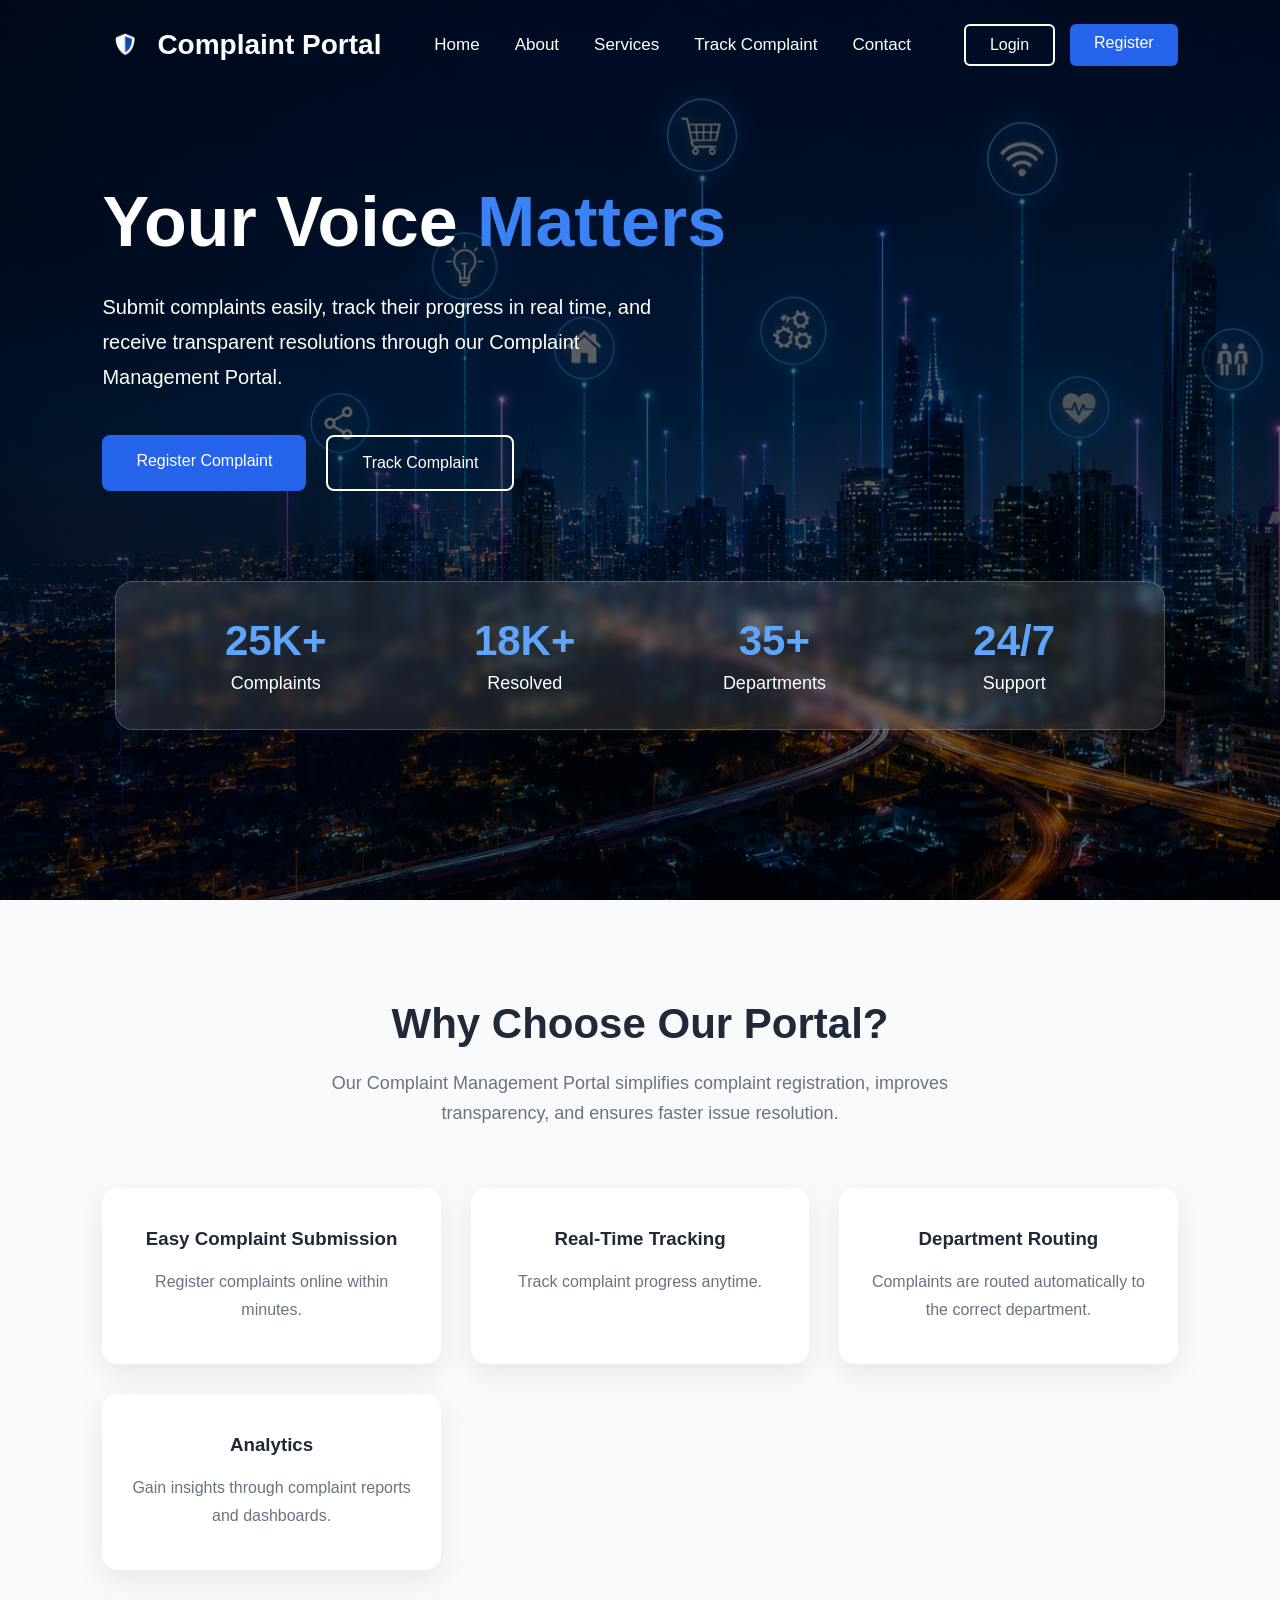
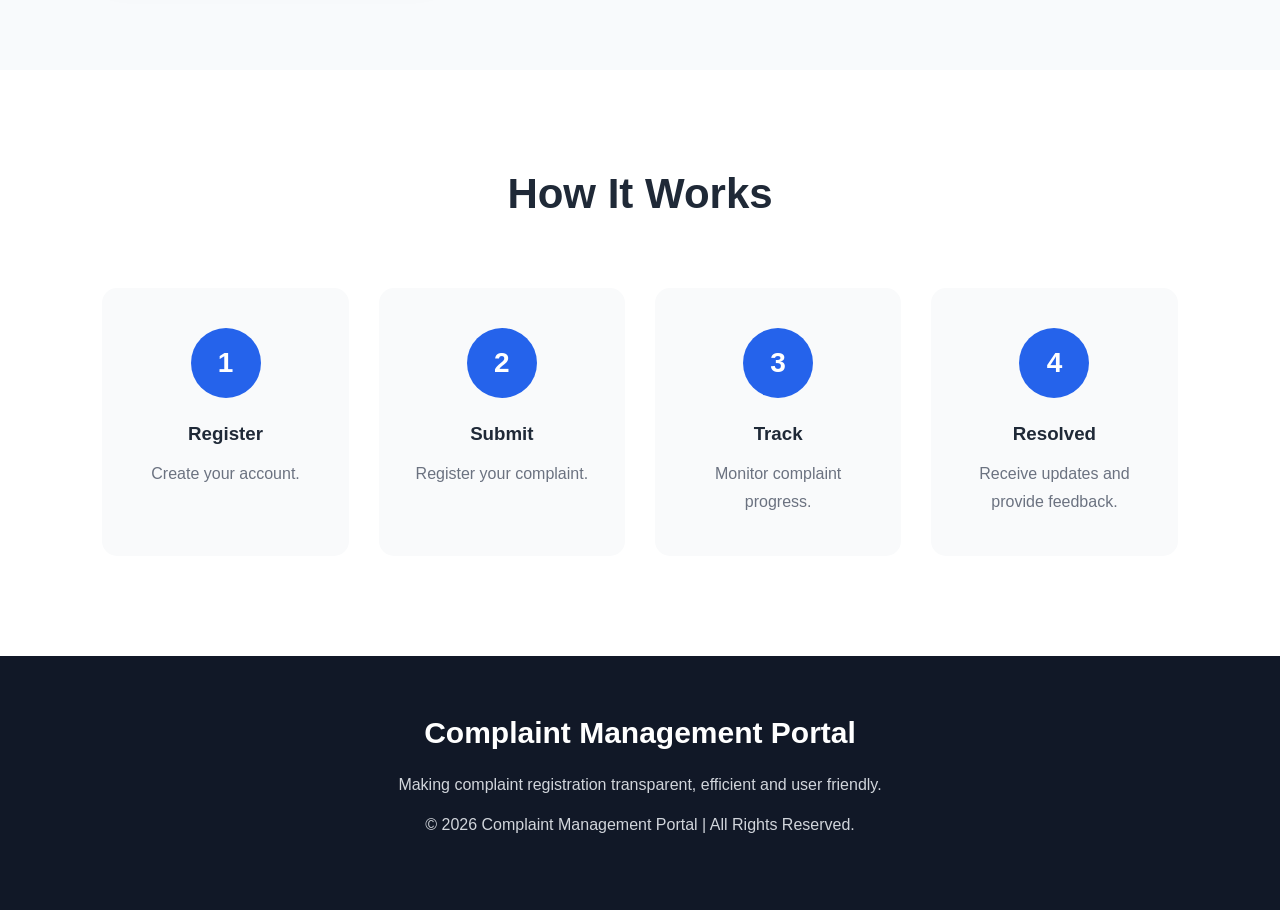
<file: index.html>
<!DOCTYPE html>
<html lang="en">

<head>

    <meta charset="UTF-8">

    <meta name="viewport" content="width=device-width, initial-scale=1.0">

    <title>Complaint Management Portal</title>

    <link rel="stylesheet" href="home.css">

</head>

<body>

<section class="section1">


    <nav>

        <div class="logo">
            <img src="icon.png" class="icon">

            <h2>Complaint Portal</h2>

        </div>

        <ul>

            <li><a href="#">Home</a></li>

            <li><a href="#">About</a></li>

            <li><a href="#">Services</a></li>

            <li><a href="#">Track Complaint</a></li>

            <li><a href="#">Contact</a></li>

        </ul>

        <div class="nav-buttons">

            <a href="login.html" class="login">

                Login

            </a>

            <a href="register.html" class="register">

                Register

            </a>

        </div>

    </nav>


    <div class="content">

        <h1>

            Your Voice <span>Matters</span>

        </h1>

        <p>

            Submit complaints easily, track their progress in real time,
            and receive transparent resolutions through our
            Complaint Management Portal.

        </p>

        <div class="content-buttons">

            <a href="login.html" class="primary-btn">

                Register Complaint

            </a>

            <a href="login.html" class="secondary-btn">

                Track Complaint

            </a>

        </div>

    </div>



    <div class="blur-card">

        <div class="stat">

            <h3>25K+</h3>

            <p>Complaints</p>

        </div>

        <div class="stat">

            <h3>18K+</h3>

            <p>Resolved</p>

        </div>

        <div class="stat">

            <h3>35+</h3>

            <p>Departments</p>

        </div>

        <div class="stat">

            <h3>24/7</h3>

            <p>Support</p>

        </div>

    </div>

</section>


<section class="why-us">

    <h2>Why Choose Our Portal?</h2>

    <p>

        Our Complaint Management Portal simplifies complaint registration,
        improves transparency, and ensures faster issue resolution.

    </p>

    <div class="features">

        <div class="feature-grid">



            <h3>Easy Complaint Submission</h3>

            <p>

                Register complaints online within minutes.

            </p>

        </div>

        <div class="feature-grid">



            <h3>Real-Time Tracking</h3>

            <p>

                Track complaint progress anytime.

            </p>

        </div>

        <div class="feature-grid">


            <h3>Department Routing</h3>

            <p>

                Complaints are routed automatically to the correct department.

            </p>

        </div>

        <div class="feature-grid">


            <h3>Analytics</h3>

            <p>

                Gain insights through complaint reports and dashboards.

            </p>

        </div>

    </div>

</section>


<section class="how-it-works">

    <h2>How It Works</h2>

    <div class="steps">

        <div class="step">

            <span>1</span>

            <h3>Register</h3>

            <p>Create your account.</p>

        </div>

        <div class="step">

            <span>2</span>

            <h3>Submit</h3>

            <p>Register your complaint.</p>

        </div>

        <div class="step">

            <span>3</span>

            <h3>Track</h3>

            <p>Monitor complaint progress.</p>

        </div>

        <div class="step">

            <span>4</span>

            <h3>Resolved</h3>

            <p>Receive updates and provide feedback.</p>

        </div>

    </div>

</section>

<footer>

    <h2>Complaint Management Portal</h2>

    <p>

        Making complaint registration transparent,
        efficient and user friendly.

    </p>

    <p>

        © 2026 Complaint Management Portal | All Rights Reserved.

    </p>

</footer>

</body>

</html>
</file>
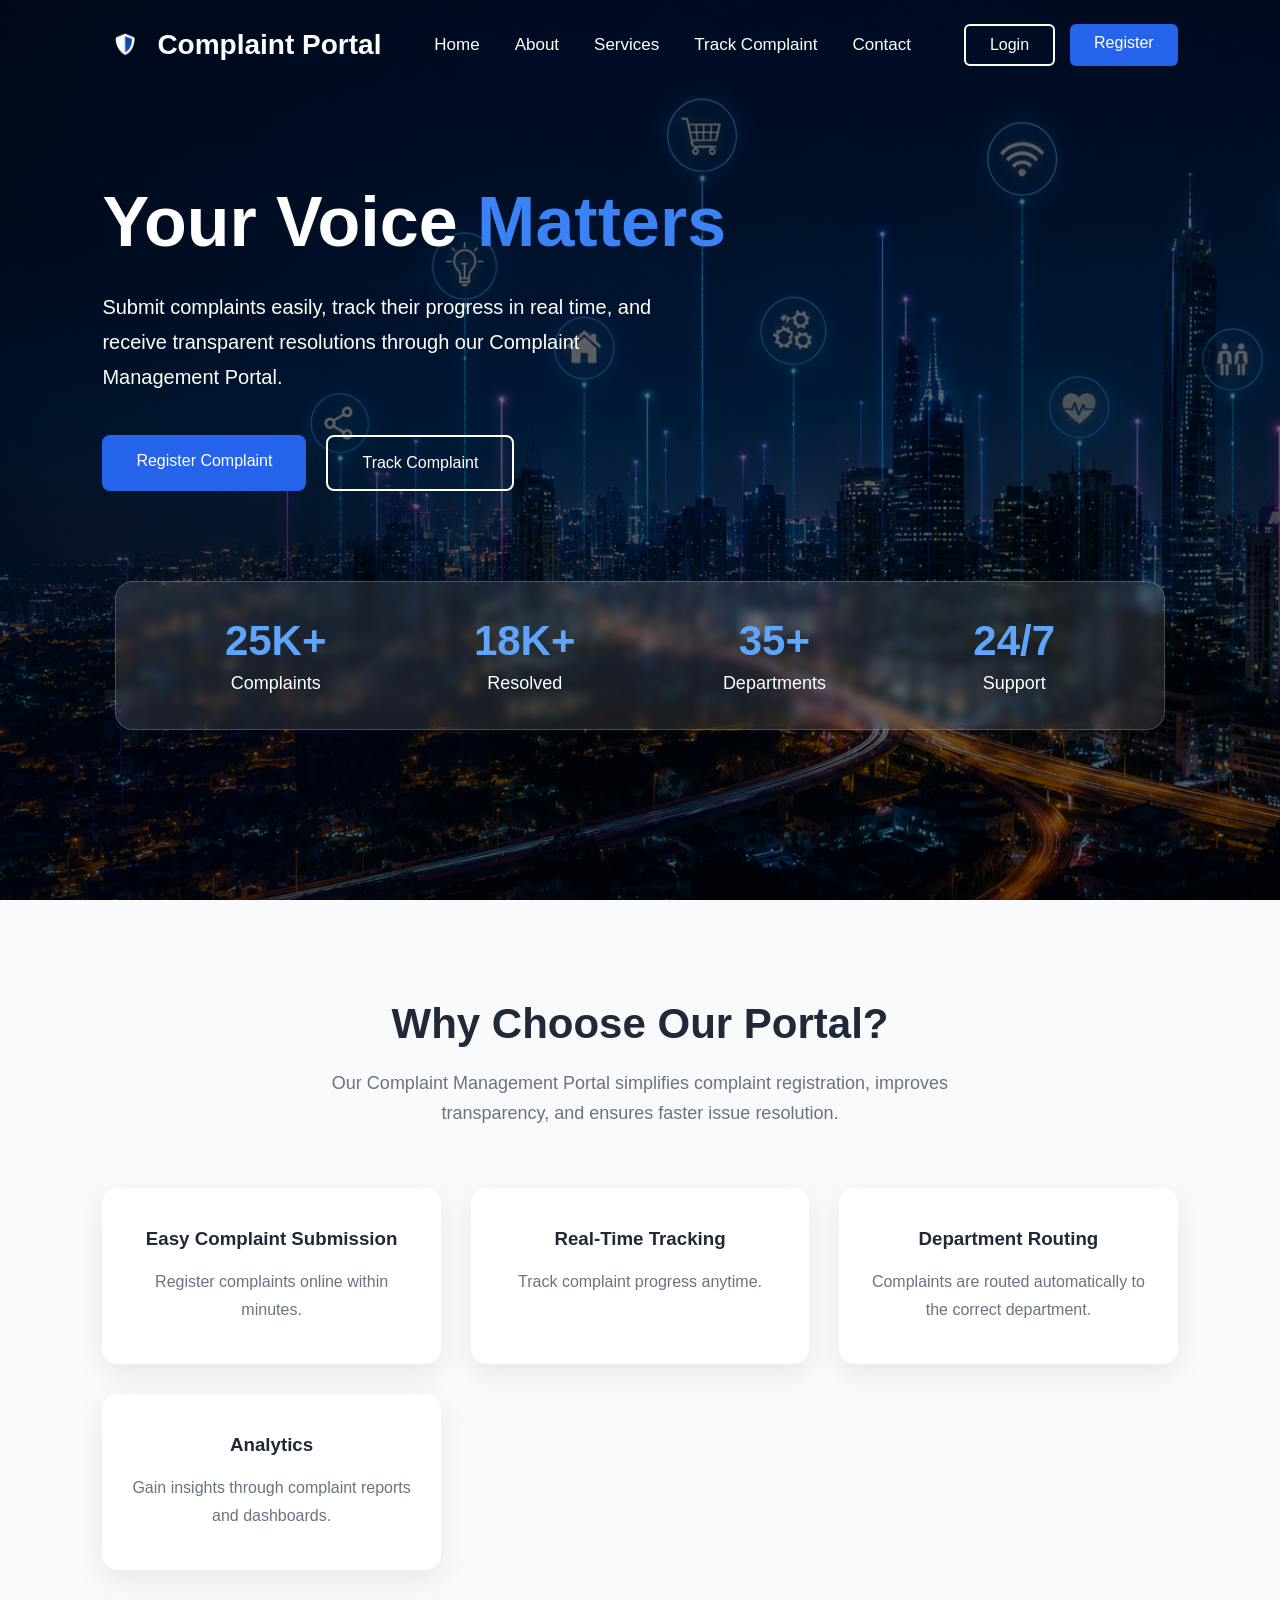
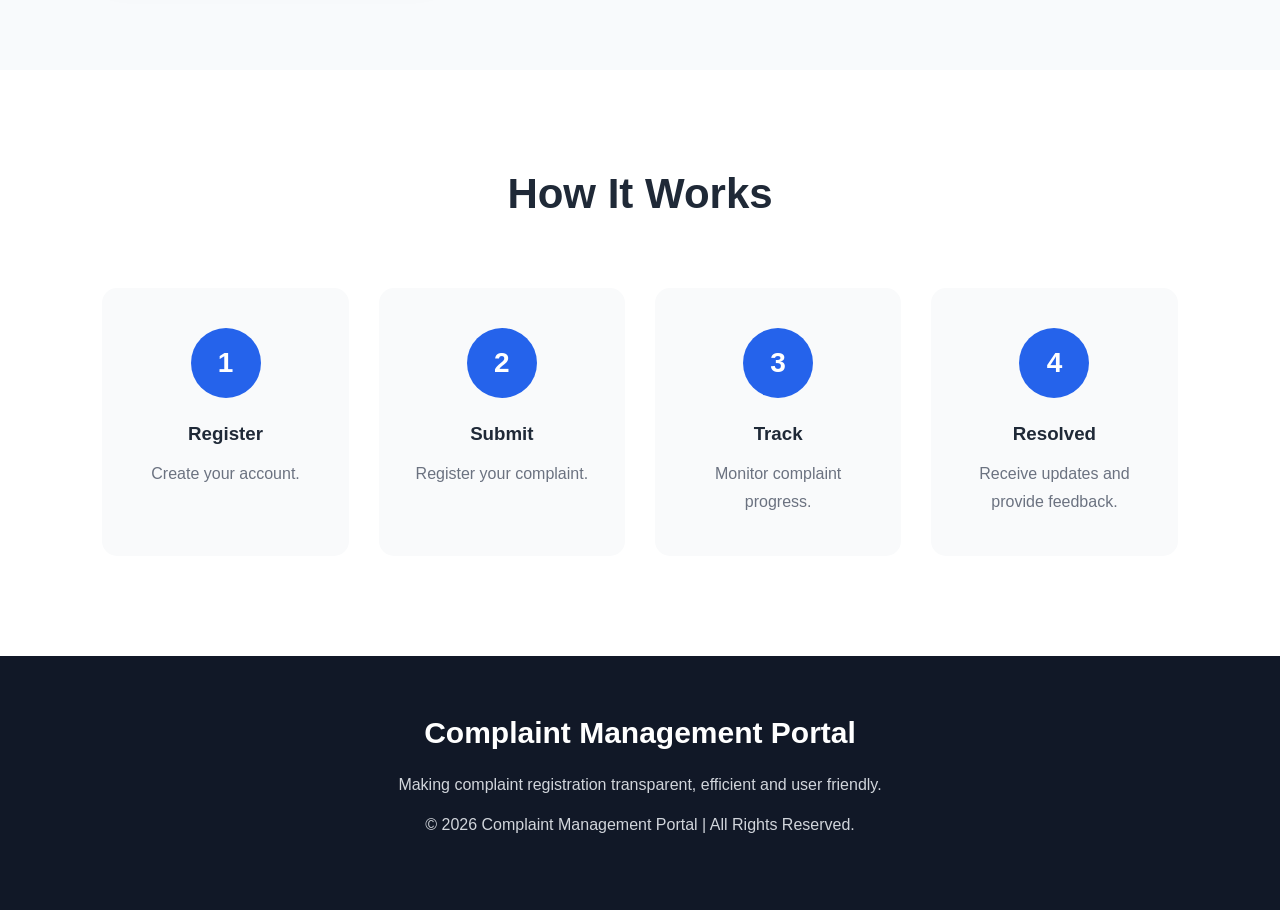
<file: home.html>
<!DOCTYPE html>
<html lang="en">

<head>

    <meta charset="UTF-8">

    <meta name="viewport" content="width=device-width, initial-scale=1.0">

    <title>Complaint Management Portal</title>

    <link rel="stylesheet" href="home.css">

</head>

<body>

<section class="section1">


    <nav>

        <div class="logo">
            <img src="icon.png" class="icon">

            <h2>Complaint Portal</h2>

        </div>

        <ul>

            <li><a href="#">Home</a></li>

            <li><a href="#">About</a></li>

            <li><a href="#">Services</a></li>

            <li><a href="#">Track Complaint</a></li>

            <li><a href="#">Contact</a></li>

        </ul>

        <div class="nav-buttons">

            <a href="login.html" class="login">

                Login

            </a>

            <a href="register.html" class="register">

                Register

            </a>

        </div>

    </nav>


    <div class="content">

        <h1>

            Your Voice <span>Matters</span>

        </h1>

        <p>

            Submit complaints easily, track their progress in real time,
            and receive transparent resolutions through our
            Complaint Management Portal.

        </p>

        <div class="content-buttons">

            <a href="login.html" class="primary-btn">

                Register Complaint

            </a>

            <a href="login.html" class="secondary-btn">

                Track Complaint

            </a>

        </div>

    </div>



    <div class="blur-card">

        <div class="stat">

            <h3>25K+</h3>

            <p>Complaints</p>

        </div>

        <div class="stat">

            <h3>18K+</h3>

            <p>Resolved</p>

        </div>

        <div class="stat">

            <h3>35+</h3>

            <p>Departments</p>

        </div>

        <div class="stat">

            <h3>24/7</h3>

            <p>Support</p>

        </div>

    </div>

</section>


<section class="why-us">

    <h2>Why Choose Our Portal?</h2>

    <p>

        Our Complaint Management Portal simplifies complaint registration,
        improves transparency, and ensures faster issue resolution.

    </p>

    <div class="features">

        <div class="feature-grid">



            <h3>Easy Complaint Submission</h3>

            <p>

                Register complaints online within minutes.

            </p>

        </div>

        <div class="feature-grid">



            <h3>Real-Time Tracking</h3>

            <p>

                Track complaint progress anytime.

            </p>

        </div>

        <div class="feature-grid">


            <h3>Department Routing</h3>

            <p>

                Complaints are routed automatically to the correct department.

            </p>

        </div>

        <div class="feature-grid">


            <h3>Analytics</h3>

            <p>

                Gain insights through complaint reports and dashboards.

            </p>

        </div>

    </div>

</section>


<section class="how-it-works">

    <h2>How It Works</h2>

    <div class="steps">

        <div class="step">

            <span>1</span>

            <h3>Register</h3>

            <p>Create your account.</p>

        </div>

        <div class="step">

            <span>2</span>

            <h3>Submit</h3>

            <p>Register your complaint.</p>

        </div>

        <div class="step">

            <span>3</span>

            <h3>Track</h3>

            <p>Monitor complaint progress.</p>

        </div>

        <div class="step">

            <span>4</span>

            <h3>Resolved</h3>

            <p>Receive updates and provide feedback.</p>

        </div>

    </div>

</section>

<footer>

    <h2>Complaint Management Portal</h2>

    <p>

        Making complaint registration transparent,
        efficient and user friendly.

    </p>

    <p>

        © 2026 Complaint Management Portal | All Rights Reserved.

    </p>

</footer>

</body>

</html>
</file>
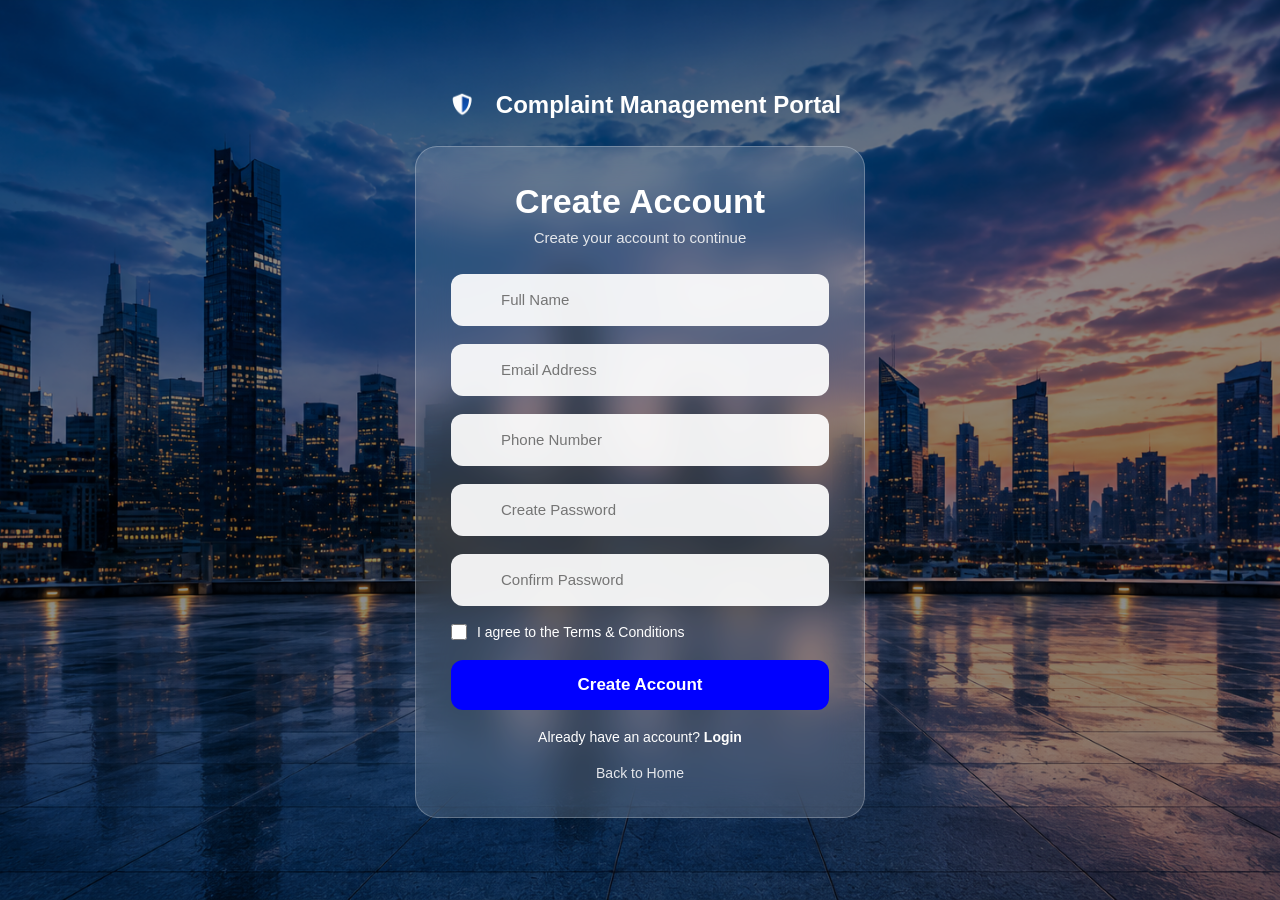
<file: register.html>
<!DOCTYPE html>
<html lang="en">

<head>

    <meta charset="UTF-8">

    <meta name="viewport" content="width=device-width, initial-scale=1.0">

    <title>Create Account | Complaint Management Portal</title>



    <link rel="stylesheet" href="register.css">

</head>

<body>

<div class="background-overlay"></div>

<div class="container">

    <div class="logo">
        <img src="icon.png" class="icon">

        <span>Complaint Management Portal</span>

    </div>

    <div class="registercard">

        <h2>Create Account</h2>

        <p>Create your account to continue</p>

        <form action="#" method="post" autocomplete="off">

            <div class="input-box">



                <input
                        type="text"
                        placeholder="Full Name"
                        autocomplete="off"
                        required>

            </div>

            <div class="input-box">


                <input
                        type="email"
                        placeholder="Email Address"
                        autocomplete="off"
                        required>

            </div>

            <div class="input-box">



                <input
                        type="tel"
                        placeholder="Phone Number"
                        autocomplete="off"
                        required>

            </div>

            <div class="input-box">


                <input
                        type="password"
                        name="new-password"
                        placeholder="Create Password"
                        autocomplete="new-password"
                        required>


            </div>

            <div class="input-box">

                <input
                        type="password"
                        name="confirm-password"
                        placeholder="Confirm Password"
                        autocomplete="new-password"
                        required>


            </div>

            <div class="terms">

                <label>

                    <input type="checkbox" required>

                    I agree to the Terms & Conditions

                </label>

            </div>

            <button class="register-btn">

                Create Account

            </button>

        </form>

        <div class="bottom-links">

            <a href="login.html">

                Already have an account?

                <strong>Login</strong>

            </a>

        </div>

        <div class="home-link">

            <a href="index.html">


                Back to Home

            </a>

        </div>

    </div>

</div>

</body>

</html>
</file>
<file: home.css>
*{
    margin:0;
    padding:0;
    box-sizing:border-box;
    font-family:ariel ,sans-serif;
}
html{
    scroll-behavior:smooth;
}

body{
    background:#f8fafc;
    color:#1f2937;
}

.section1{

    width:100%;
    min-height:100vh;

    background:
    linear-gradient(rgba(0,0,0,.60),
    rgba(0,0,0,.60)),
    url("home.png");

    background-size:cover;
    background-position:center;
    background-repeat:no-repeat;

    position:relative;
}

nav{

    width:100%;

    display:flex;

    justify-content:space-between;

    align-items:center;

    padding:22px 8%;

    position:fixed;

    top:0;

    left:0;

    z-index:1000;

    transition:.4s;

}

.logo{

    display:flex;

    align-items:center;

    gap:10px;

}

.logo .icon{

 height:45px;
 width:45px;
 object-fit:contain;

}

.logo h2{

    color:white;

    font-size:28px;

    font-weight:600;

}

nav ul{

    display:flex;

    list-style:none;

    gap:35px;

}

nav ul li a{

    color:white;

    text-decoration:none;

    font-size:17px;

    font-weight:500;

    transition:.3s;

}

nav ul li a:hover{

    color:blue;

}

.nav-buttons{

    display:flex;

    gap:15px;

}

.login,
.register{

    display:inline-block;

    text-decoration:none;

    text-align:center;

    transition:.3s;

    border-radius:6px;

    font-weight:500;

}

.login{

    padding:10px 24px;

    border:2px solid white;

    color:white;

}

.login:hover{

    background:white;

    color:#2563EB;

}

.register{

    padding:10px 24px;

    background:#2563EB;

    color:white;

}

.register:hover{

    background:#1D4ED8;

}

.section1 .content{

    max-width:700px;

    padding-top:180px;

    margin-left:8%;
    color:white;

}

.content h1{

    font-size:70px;

    line-height:85px;

    margin-bottom:25px;

}

.content span{

    color:#3B82F6;

}

.content p{

    width:80%;

    font-size:20px;

    line-height:35px;

    margin-bottom:40px;

}

.content-buttons{

    display:flex;

    gap:20px;

}

.primary-btn,
.secondary-btn{

    display:inline-block;

    text-decoration:none;

    padding:17px 34px;

    border-radius:8px;

    font-weight:500;

    transition:.3s;

}

.primary-btn{

    background:#2563EB;

    color:white;

}

.primary-btn:hover{

    background:#1D4ED8;

    transform:translateY(-3px);
}

.secondary-btn{

    border:2px solid white;

    color:white;

}

.secondary-btn:hover{

    background:white;

    color:#2563EB;

    transform:translateY(-3px);

}

.blur-card{

    width:82%;

    background:rgba(255,255,255,.10);

    backdrop-filter:blur(5px);

    border:1px solid rgba(255,255,255,.20);

    border-radius:18px;

    margin:90px auto;

    padding:35px;

    display:flex;

    justify-content:space-around;

    align-items:center;

    color:white;

}

.stat{

    text-align:center;

}

.stat h3{

    font-size:42px;

    color:#60A5FA;

}

.stat p{

    margin-top:8px;

    font-size:18px;

}
.why-us{

    padding:100px 8%;

    background:#f8fafc;

    text-align:center;

}

.why-us h2{

    font-size:42px;

    color:#1F2937;

    margin-bottom:20px;

}

.why-us>p{

    width:65%;

    margin:0 auto 60px;

    color:#6B7280;

    line-height:30px;

    font-size:18px;

}

.features{

    display:grid;

    grid-template-columns:repeat(auto-fit,minmax(250px,1fr));


    gap:30px;

}

.feature-grid{

    background:white;

    padding:40px 30px;

    border-radius:15px;

    box-shadow:0 10px 30px rgba(0,0,0,.08);

    transition:.4s;

}
.feature-grid:hover{
  transform:translateY(-19px);
}


.feature-grid h3{

    color:#1F2937;

    margin-bottom:18px;

}

.feature-grid p{

    color:#6B7280;

    line-height:28px;

}

.how-it-works{

    padding:100px 8%;

    background:white;

    text-align:center;

}

.how-it-works h2{

    font-size:42px;

    color:#1F2937;

    margin-bottom:70px;

}

.steps{

    display:grid;

    grid-template-columns:repeat(auto-fit,minmax(220px,1fr));

    gap:30px;

}

.step{

    background:#F9FAFB;

    padding:40px 25px;

    border-radius:15px;

    transition:.4s;

    position:relative;

}
.step:hover{
 transform:translateY(-18px);
}
.step span{

    width:70px;

    height:70px;

    background:#2563EB;

    color:white;

    border-radius:50%;

    display:flex;

    justify-content:center;

    align-items:center;

    font-size:28px;

    margin:auto;

    margin-bottom:25px;

    font-weight:bold;

}

.step h3{

    color:#1F2937;

    margin-bottom:15px;

}

.step p{

    color:#6B7280;

    line-height:28px;

}

footer{

    background:#111827;

    color:white;

    text-align:center;

    padding:60px 8%;

}

footer h2{

    font-size:30px;

    margin-bottom:20px;

}

footer p{

    color:#D1D5DB;

    line-height:30px;

    margin-bottom:10px;

}
</file>
<file: register.css>
*{
    margin:0;
    padding:0;
    box-sizing:border-box;
    font-family:'Ariel',sans-serif;
}

body{
    height:100vh;

    display:flex;

    justify-content:center;

    align-items:center;

    overflow:hidden;

    background:url("login.png");

    background-size:cover;

    background-position:center;

    position:relative;

}

.background-overlay{

    position:absolute;

    width:100%;

    height:100%;
    top:0;
    left:0;

    background:rgba(0,0,0,.45);

    z-index:0;

}

.container{

    position:relative;

    z-index:1;

    width:100%;

    max-width:450px;

}

.logo{

    display:flex;

    justify-content:center;

    align-items:center;

    gap:12px;

    color:white;

    margin-bottom:18px;

}
.logo .icon{

 height:45px;
 width:45px;
 object-fit:contain;

}


.logo span{

    font-size:24px;

    font-weight:600;

}

.registercard{

    background:rgba(255,255,255,.15);

    backdrop-filter:blur(18px);

    border:1px solid rgba(255,255,255,.25);

    border-radius:22px;

    padding:35px;


}

.registercard h2{

    text-align:center;

    color:white;

    font-size:34px;

}

.registercard p{

    text-align:center;

    color:#E5E7EB;

    margin:8px 0 28px;

    font-size:15px;

}

.input-box{

    position:relative;

    margin-bottom:18px;

}

.input-box input{

    width:100%;

    height:52px;

    padding-left:50px;

    padding-right:50px;

    border:none;

    outline:none;

    border-radius:12px;

    background:rgba(255,255,255,.92);

    font-size:15px;

}


.terms{

    margin:10px 0 20px;

}

.terms label{

    color:white;

    font-size:14px;

    display:flex;

    align-items:center;

    gap:10px;

    cursor:pointer;

}

.terms input{

    width:16px;

    height:16px;

}

.register-btn{

    width:100%;

    height:50px;

    border:none;

    border-radius:12px;

    background:blue;

    color:white;

    font-size:17px;

    font-weight:600;

    cursor:pointer;

    transition:.35s;

}

.register-btn:hover{

    transform:translateY(-3px);


}


.bottom-links{

    text-align:center;

    margin-top:18px;

}

.bottom-links a{

    color:white;

    text-decoration:none;

    font-size:14px;
    transition:.3s;


}
.bottom-links a:hover{
 color:blue;
}





.home-link{

    text-align:center;

    margin-top:18px;

}

.home-link a{

    text-decoration:none;

    color:#E5E7EB;

    font-size:14px;

    transition:.3s;

}

.home-link a:hover{

    color:#60A5FA;

}
</file>
